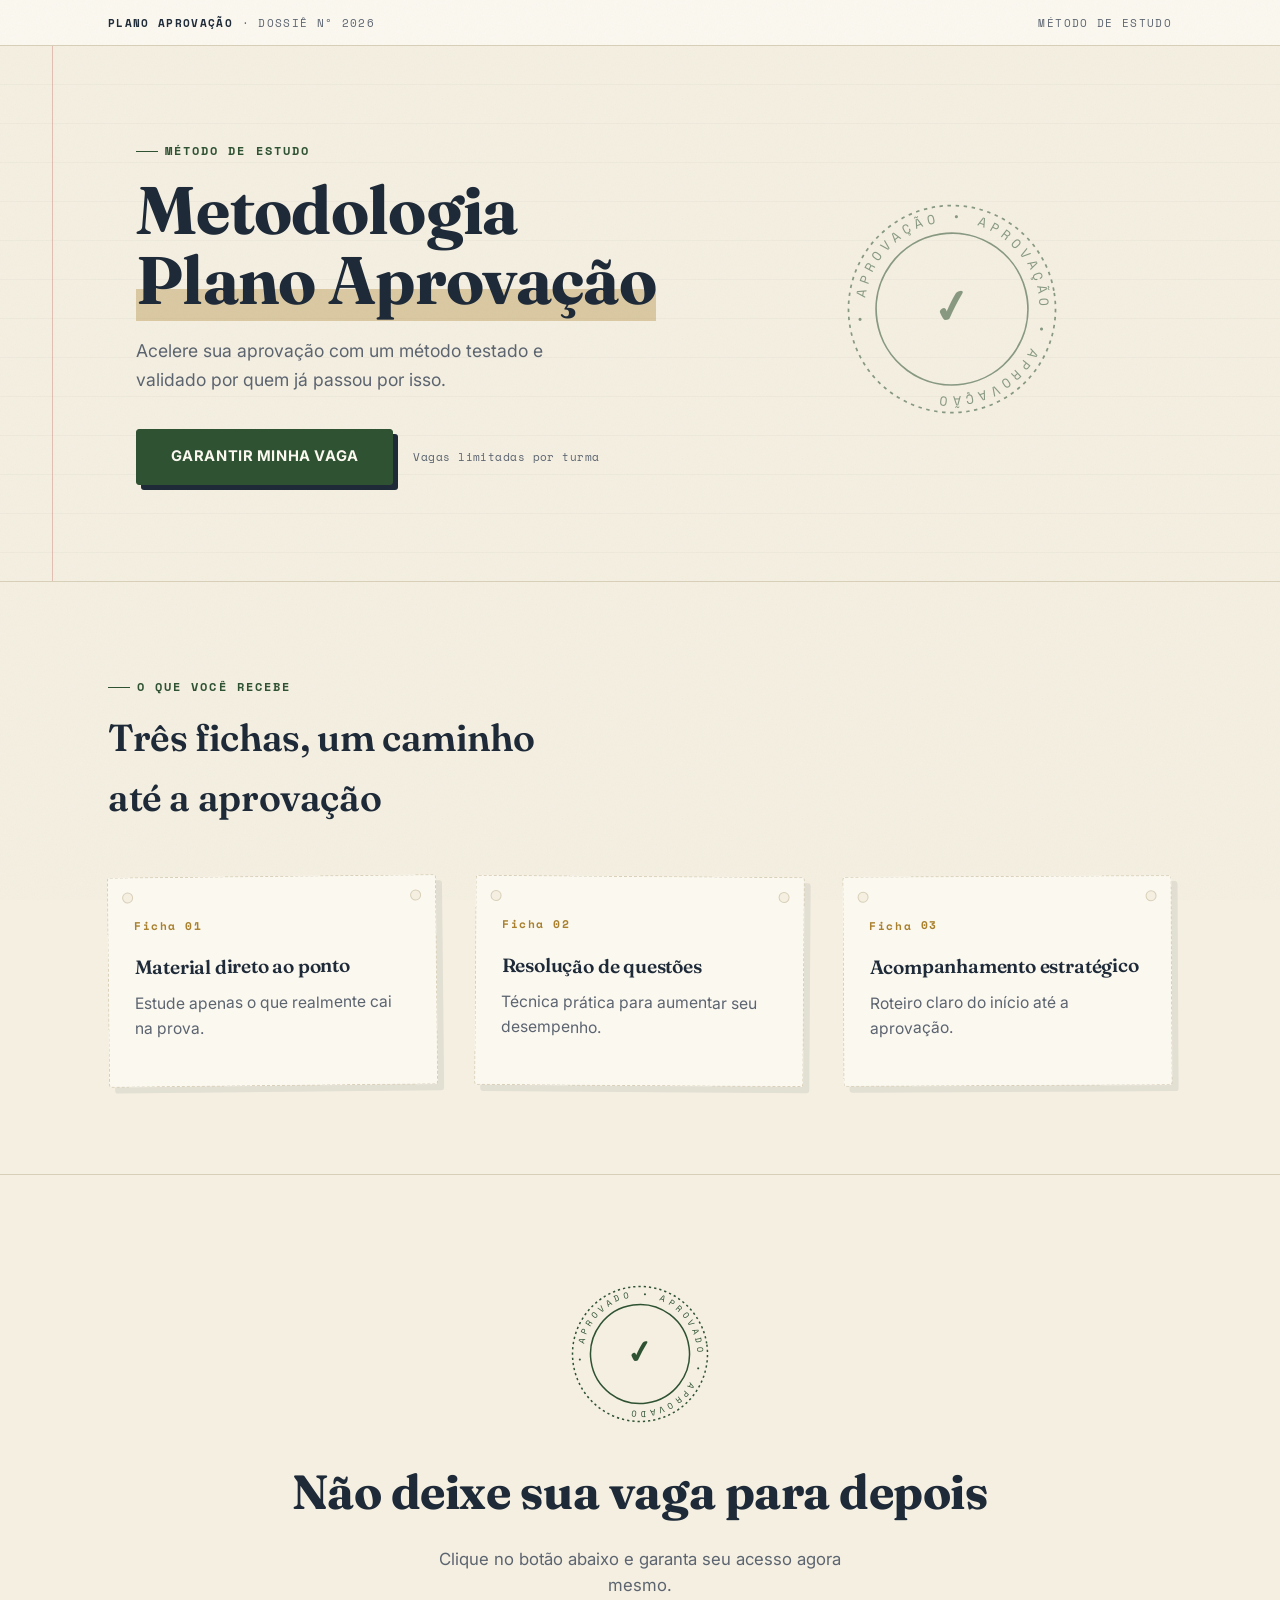
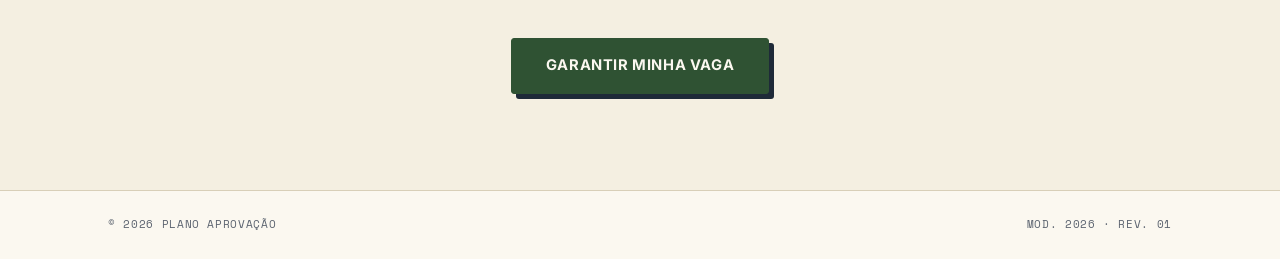
<file: index (1).html>
<!DOCTYPE html>
<html lang="pt-BR">
<head>
<meta charset="UTF-8" />
<meta name="viewport" content="width=device-width, initial-scale=1.0" />
<title>Metodologia Plano Aprovação</title>
<meta name="description" content="Plano aprovação." />

<link rel="preconnect" href="https://fonts.googleapis.com" />
<link rel="preconnect" href="https://fonts.gstatic.com" crossorigin />
<link
  href="https://fonts.googleapis.com/css2?family=Fraunces:opsz,wght@9..144,300..900&family=Inter:wght@400;500;600;700;800&family=Space+Mono:wght@400;700&display=swap"
  rel="stylesheet"
/>

<link rel="stylesheet" href="style.css" />
</head>
<body>

  <div class="topbar">
    <div class="topbar__inner">
      <span><span class="topbar__mark">Plano Aprovação</span> · Dossiê Nº 2026</span>
      <span>Método de estudo</span>
    </div>
  </div>

  <main>

    <!-- HERO -->
    <section class="hero">
      <div class="wrap">
        <div class="hero__grid">

          <div class="hero__content">
            <span class="eyebrow">Método de estudo</span>
            <h1 class="headline">Metodologia<br /><em>Plano Aprovação</em></h1>
            <p class="subhead">
              Acelere sua aprovação com um método testado e validado por quem já passou por isso.
            </p>

            <div class="hero__actions">
              <a class="btn" href="https://pay.kiwify.com.br/2mcn8aC" target="_blank" rel="noopener noreferrer">
                Garantir minha vaga
              </a>
              <span class="hero__note">Vagas limitadas por turma</span>
            </div>
          </div>

          <div class="hero__stamp" aria-hidden="true">
            <svg width="230" height="230" viewBox="0 0 200 200">
              <defs>
                <path id="circlePathHero" d="M 100,100 m -76,0 a 76,76 0 1,1 152,0 a 76,76 0 1,1 -152,0" />
              </defs>
              <circle cx="100" cy="100" r="90" fill="none" stroke="currentColor" stroke-width="1.5" stroke-dasharray="3 4"/>
              <circle cx="100" cy="100" r="66" fill="none" stroke="currentColor" stroke-width="1.5"/>
              <text font-family="'Space Mono', monospace" font-size="11.5" letter-spacing="4" fill="currentColor">
                <textPath href="#circlePathHero" startOffset="0%">• APROVAÇÃO • APROVAÇÃO • APROVAÇÃO</textPath>
              </text>
              <text x="100" y="112" text-anchor="middle" font-family="'Fraunces', serif" font-weight="700" font-size="40" fill="currentColor">✓</text>
            </svg>
          </div>

        </div>
      </div>
    </section>

    <!-- FICHAS / BENEFÍCIOS -->
    <section class="fichas">
      <div class="wrap">
        <div class="fichas__head">
          <span class="eyebrow">O que você recebe</span>
          <h2 class="fichas__title">Três fichas, um caminho até a aprovação</h2>
        </div>

        <div class="fichas__grid">
          <article class="ficha">
            <span class="ficha__num">Ficha 01</span>
            <h3 class="ficha__title">Material direto ao ponto</h3>
            <p class="ficha__desc">Estude apenas o que realmente cai na prova.</p>
          </article>

          <article class="ficha">
            <span class="ficha__num">Ficha 02</span>
            <h3 class="ficha__title">Resolução de questões</h3>
            <p class="ficha__desc">Técnica prática para aumentar seu desempenho.</p>
          </article>

          <article class="ficha">
            <span class="ficha__num">Ficha 03</span>
            <h3 class="ficha__title">Acompanhamento estratégico</h3>
            <p class="ficha__desc">Roteiro claro do início até a aprovação.</p>
          </article>
        </div>
      </div>
    </section>

    <!-- CTA FINAL -->
    <section class="cta-final">
      <div class="wrap">
        <div class="stamp" aria-hidden="true">
          <svg width="150" height="150" viewBox="0 0 200 200">
            <defs>
              <path id="circlePathFinal" d="M 100,100 m -76,0 a 76,76 0 1,1 152,0 a 76,76 0 1,1 -152,0" />
            </defs>
            <circle cx="100" cy="100" r="90" fill="none" stroke="currentColor" stroke-width="2" stroke-dasharray="3 4"/>
            <circle cx="100" cy="100" r="66" fill="none" stroke="currentColor" stroke-width="2"/>
            <text font-family="'Space Mono', monospace" font-size="11.5" letter-spacing="4" fill="currentColor">
              <textPath href="#circlePathFinal" startOffset="0%">• APROVADO • APROVADO • APROVADO</textPath>
            </text>
            <text x="100" y="112" text-anchor="middle" font-family="'Fraunces', serif" font-weight="700" font-size="42" fill="currentColor">✓</text>
          </svg>
        </div>

        <h2 class="cta-final__title">Não deixe sua vaga para depois</h2>
        <p class="cta-final__sub">Clique no botão abaixo e garanta seu acesso agora mesmo.</p>

        <div class="hero__actions">
          <a class="btn" href="https://pay.kiwify.com.br/2mcn8aC" target="_blank" rel="noopener noreferrer">
            Garantir minha vaga
          </a>
        </div>
      </div>
    </section>

  </main>

  <footer>
    <div class="footer__inner">
      <span>© 2026 Plano Aprovação</span>
      <span>Mod. 2026 · Rev. 01</span>
    </div>
  </footer>

  <script src="script.js"></script>
</body>
</html>
</file>
<file: style.css>
/* ============ TOKENS ============ */
:root {
  --paper: #f4efe1;        /* fundo papel envelhecido */
  --paper-alt: #fbf8f0;    /* papel mais claro (cards) */
  --ink: #1e2a38;          /* tinta / texto principal */
  --ink-muted: #5c6470;    /* texto secundário */
  --green: #2f5233;        /* verde carimbo "aprovado" */
  --green-dark: #203c24;
  --gold: #a9812e;         /* dourado selo */
  --red-ink: #b5473a;      /* vermelho caneta de correção */
  --border: #d8cfb8;       /* linhas / bordas envelhecidas */
  --radius: 3px;
}

* { box-sizing: border-box; }
html { scroll-behavior: smooth; }

body {
  margin: 0;
  background-color: var(--paper);
  color: var(--ink);
  font-family: 'Inter', sans-serif;
  line-height: 1.6;
  -webkit-font-smoothing: antialiased;
}

/* textura de papel sutil (ruído via svg) */
body::before {
  content: "";
  position: fixed;
  inset: 0;
  pointer-events: none;
  z-index: 0;
  opacity: 0.035;
  background-image: url("data:image/svg+xml,%3Csvg xmlns='http://www.w3.org/2000/svg' width='120' height='120'%3E%3Cfilter id='n'%3E%3CfeTurbulence type='fractalNoise' baseFrequency='0.9' numOctaves='2' stitchTiles='stitch'/%3E%3C/filter%3E%3Crect width='100%25' height='100%25' filter='url(%23n)'/%3E%3C/svg%3E");
}

a { color: inherit; text-decoration: none; }

:focus-visible {
  outline: 2px solid var(--green);
  outline-offset: 3px;
}

h1, h2, h3 {
  font-family: 'Fraunces', serif;
  margin: 0;
  letter-spacing: -0.01em;
}

.eyebrow {
  display: inline-flex;
  align-items: center;
  gap: 0.6em;
  font-family: 'Space Mono', monospace;
  font-size: 0.72rem;
  font-weight: 700;
  letter-spacing: 0.18em;
  text-transform: uppercase;
  color: var(--green);
}

.eyebrow::before {
  content: "";
  width: 22px;
  height: 1px;
  background: var(--green);
  display: inline-block;
}

.wrap {
  max-width: 1120px;
  margin: 0 auto;
  padding: 0 1.75rem;
  position: relative;
  z-index: 1;
}

/* ============ TOPBAR ============ */
.topbar {
  border-bottom: 1px solid var(--border);
  background: var(--paper-alt);
}

.topbar__inner {
  max-width: 1120px;
  margin: 0 auto;
  padding: 0.85rem 1.75rem;
  display: flex;
  align-items: center;
  justify-content: space-between;
  font-family: 'Space Mono', monospace;
  font-size: 0.7rem;
  letter-spacing: 0.12em;
  text-transform: uppercase;
  color: var(--ink-muted);
}

.topbar__mark {
  color: var(--ink);
  font-weight: 700;
}

/* ============ HERO ============ */
.hero {
  position: relative;
  overflow: hidden;
  padding: 5.5rem 0 6rem;
  border-bottom: 1px solid var(--border);
}

/* linhas de caderno pautado, bem sutis */
.hero::before {
  content: "";
  position: absolute;
  inset: 0;
  background-image: repeating-linear-gradient(
    to bottom,
    transparent 0,
    transparent 38px,
    rgba(30, 42, 56, 0.055) 39px
  );
  z-index: 0;
}

/* margem vermelha estilo folha de caderno */
.hero::after {
  content: "";
  position: absolute;
  top: 0;
  bottom: 0;
  left: 52px;
  width: 1px;
  background: rgba(181, 71, 58, 0.28);
  z-index: 0;
}

@media (max-width: 720px) {
  .hero::after { left: 26px; }
}

.hero__grid {
  position: relative;
  z-index: 1;
  display: grid;
  grid-template-columns: 1.15fr 0.85fr;
  align-items: center;
  gap: 2rem;
}

@media (max-width: 860px) {
  .hero__grid { grid-template-columns: 1fr; }
}

.hero__content { padding-left: 1.75rem; }

@media (max-width: 720px) {
  .hero__content { padding-left: 1rem; }
}

.headline {
  margin-top: 0.9rem;
  font-size: clamp(2.5rem, 4.6vw + 1rem, 4.2rem);
  font-weight: 700;
  line-height: 1.04;
}

.headline em {
  font-style: normal;
  background: linear-gradient(180deg, transparent 62%, rgba(169, 129, 46, 0.35) 62%);
}

.subhead {
  margin-top: 1.4rem;
  max-width: 40ch;
  font-size: 1.1rem;
  color: var(--ink-muted);
}

.hero__actions {
  margin-top: 2.2rem;
  display: flex;
  align-items: center;
  gap: 1.25rem;
  flex-wrap: wrap;
}

.hero__note {
  font-family: 'Space Mono', monospace;
  font-size: 0.7rem;
  color: var(--ink-muted);
  letter-spacing: 0.04em;
}

/* selo fantasma no hero (decorativo) */
.hero__stamp {
  position: relative;
  z-index: 1;
  display: flex;
  justify-content: center;
  color: var(--green);
  opacity: 0.55;
  transform: rotate(-9deg);
  mix-blend-mode: multiply;
}

@media (max-width: 860px) {
  .hero__stamp { display: none; }
}

/* ============ BOTÃO (efeito carimbo) ============ */
.btn {
  position: relative;
  display: inline-flex;
  align-items: center;
  justify-content: center;
  padding: 0.95rem 2.1rem;
  background: var(--green);
  color: var(--paper-alt);
  font-family: 'Inter', sans-serif;
  font-weight: 700;
  font-size: 0.92rem;
  letter-spacing: 0.04em;
  text-transform: uppercase;
  border: 1px solid var(--green);
  border-radius: var(--radius);
  box-shadow: 5px 5px 0 var(--ink);
  transition: transform 0.15s ease, box-shadow 0.15s ease, background-color 0.15s ease;
}

.btn:hover {
  background: var(--green-dark);
  transform: translate(2px, 2px);
  box-shadow: 3px 3px 0 var(--ink);
}

.btn:active {
  transform: translate(5px, 5px);
  box-shadow: 0 0 0 var(--ink);
}

@media (prefers-reduced-motion: reduce) {
  .btn { transition: none; }
  .btn:hover, .btn:active { transform: none; }
}

/* ============ FICHAS (benefícios) ============ */
.fichas {
  padding: 5.5rem 0;
  border-bottom: 1px solid var(--border);
}

.fichas__head { max-width: 46ch; }

.fichas__title {
  margin-top: 0.7rem;
  font-size: clamp(1.7rem, 2.2vw + 1rem, 2.35rem);
  font-weight: 600;
}

.fichas__grid {
  margin-top: 3rem;
  display: grid;
  grid-template-columns: repeat(3, 1fr);
  gap: 2.4rem;
}

@media (max-width: 860px) {
  .fichas__grid { grid-template-columns: 1fr; gap: 2.6rem; }
}

.ficha {
  position: relative;
  background: var(--paper-alt);
  border: 1px dashed var(--border);
  border-radius: var(--radius);
  padding: 2.1rem 1.6rem 1.8rem;
  box-shadow: 6px 6px 0 rgba(30, 42, 56, 0.08);
}

.ficha:nth-child(1) { transform: rotate(-0.6deg); }
.ficha:nth-child(2) { transform: rotate(0.4deg); }
.ficha:nth-child(3) { transform: rotate(-0.3deg); }

.ficha::before,
.ficha::after {
  content: "";
  position: absolute;
  top: 14px;
  width: 9px;
  height: 9px;
  border-radius: 50%;
  background: var(--paper);
  border: 1px solid var(--border);
}
.ficha::before { left: 14px; }
.ficha::after { right: 14px; }

.ficha__num {
  font-family: 'Space Mono', monospace;
  font-size: 0.7rem;
  letter-spacing: 0.14em;
  color: var(--gold);
  font-weight: 700;
}

.ficha__title {
  margin-top: 0.9rem;
  font-size: 1.2rem;
  font-weight: 600;
}

.ficha__desc {
  margin-top: 0.55rem;
  color: var(--ink-muted);
  font-size: 0.98rem;
}

/* ============ CTA FINAL ============ */
.cta-final {
  padding: 6.5rem 0 6rem;
  text-align: center;
}

.cta-final .stamp {
  display: flex;
  justify-content: center;
  color: var(--green);
  transform: rotate(-8deg);
}

.cta-final__title {
  margin-top: 1.6rem;
  font-size: clamp(2rem, 3vw + 1rem, 3rem);
  font-weight: 700;
  max-width: 22ch;
  margin-left: auto;
  margin-right: auto;
}

.cta-final__sub {
  margin-top: 0.9rem;
  color: var(--ink-muted);
  font-size: 1.05rem;
  max-width: 40ch;
  margin-left: auto;
  margin-right: auto;
}

.cta-final .hero__actions {
  justify-content: center;
  margin-top: 2.4rem;
}

/* ============ FOOTER ============ */
footer {
  border-top: 1px solid var(--border);
  background: var(--paper-alt);
}

.footer__inner {
  max-width: 1120px;
  margin: 0 auto;
  padding: 1.6rem 1.75rem;
  display: flex;
  align-items: center;
  justify-content: space-between;
  gap: 1rem;
  flex-wrap: wrap;
  font-family: 'Space Mono', monospace;
  font-size: 0.68rem;
  letter-spacing: 0.06em;
  color: var(--ink-muted);
  text-transform: uppercase;
}
</file>
